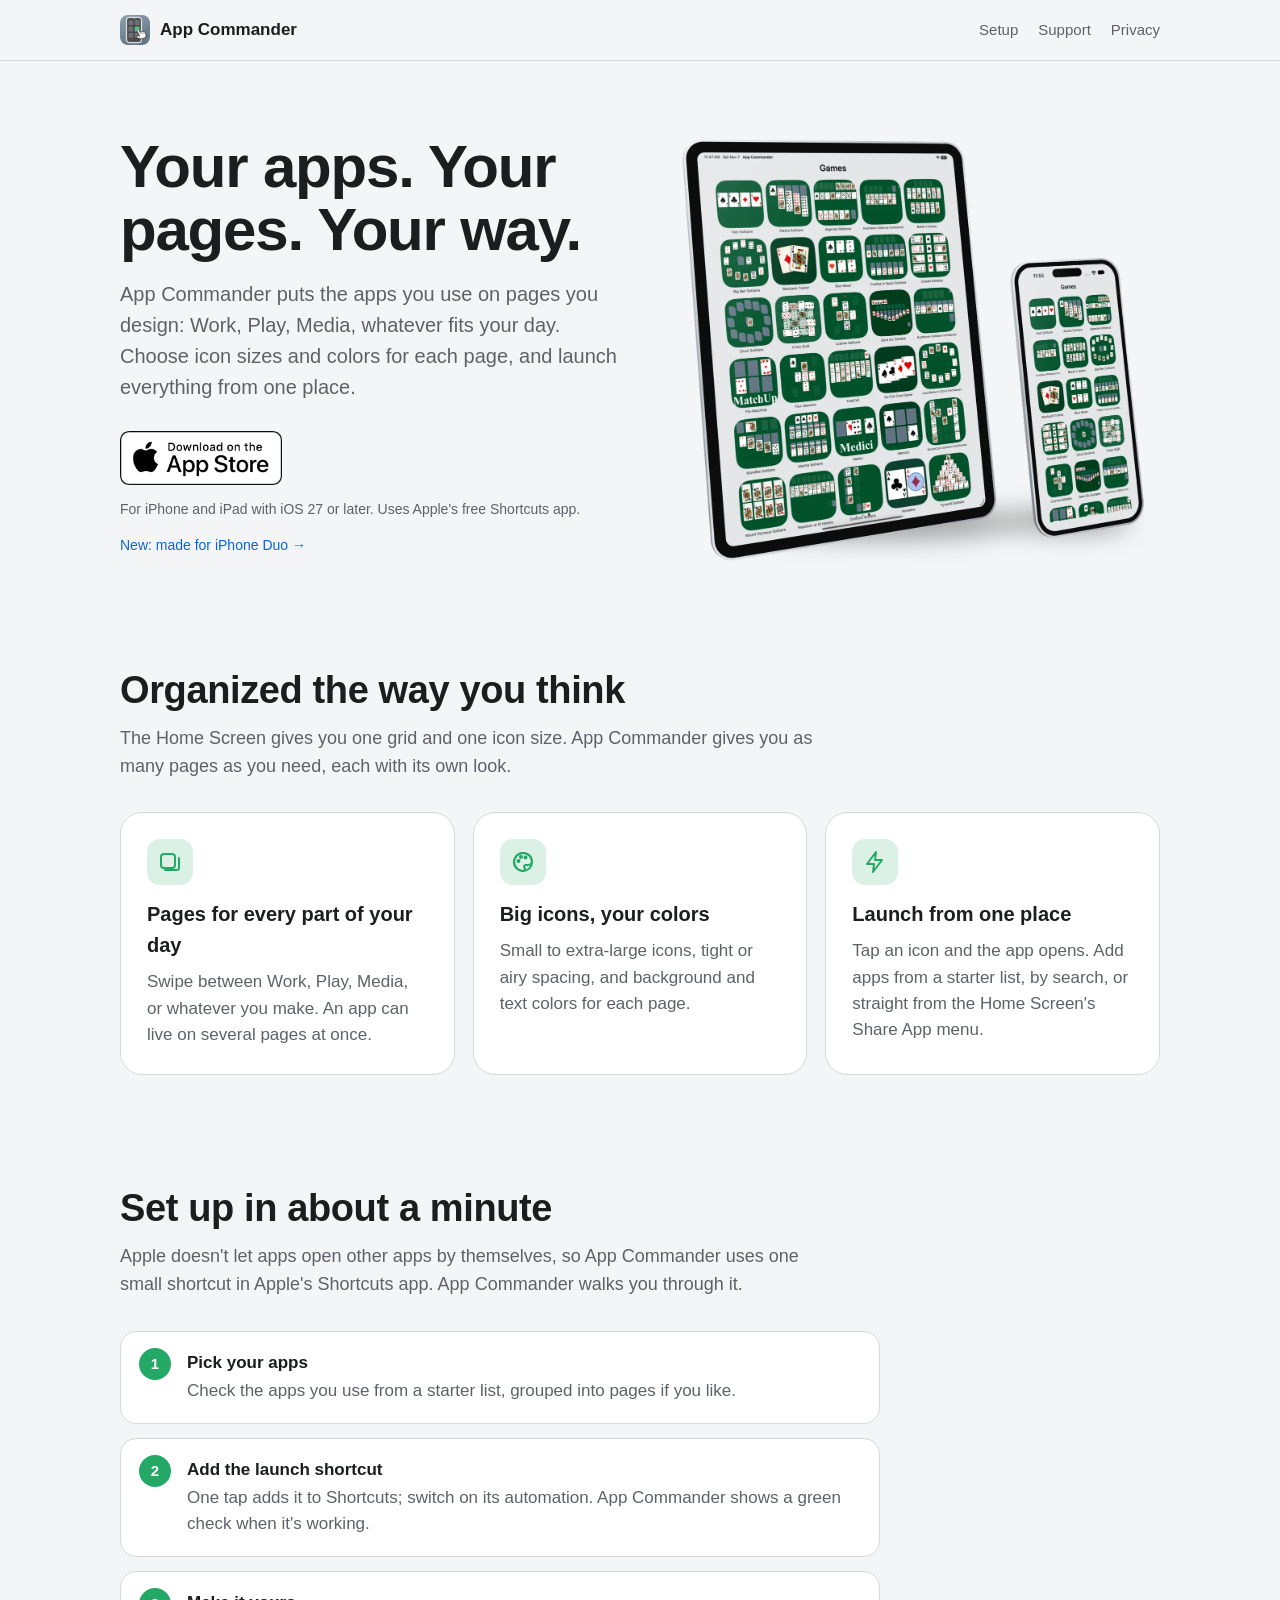
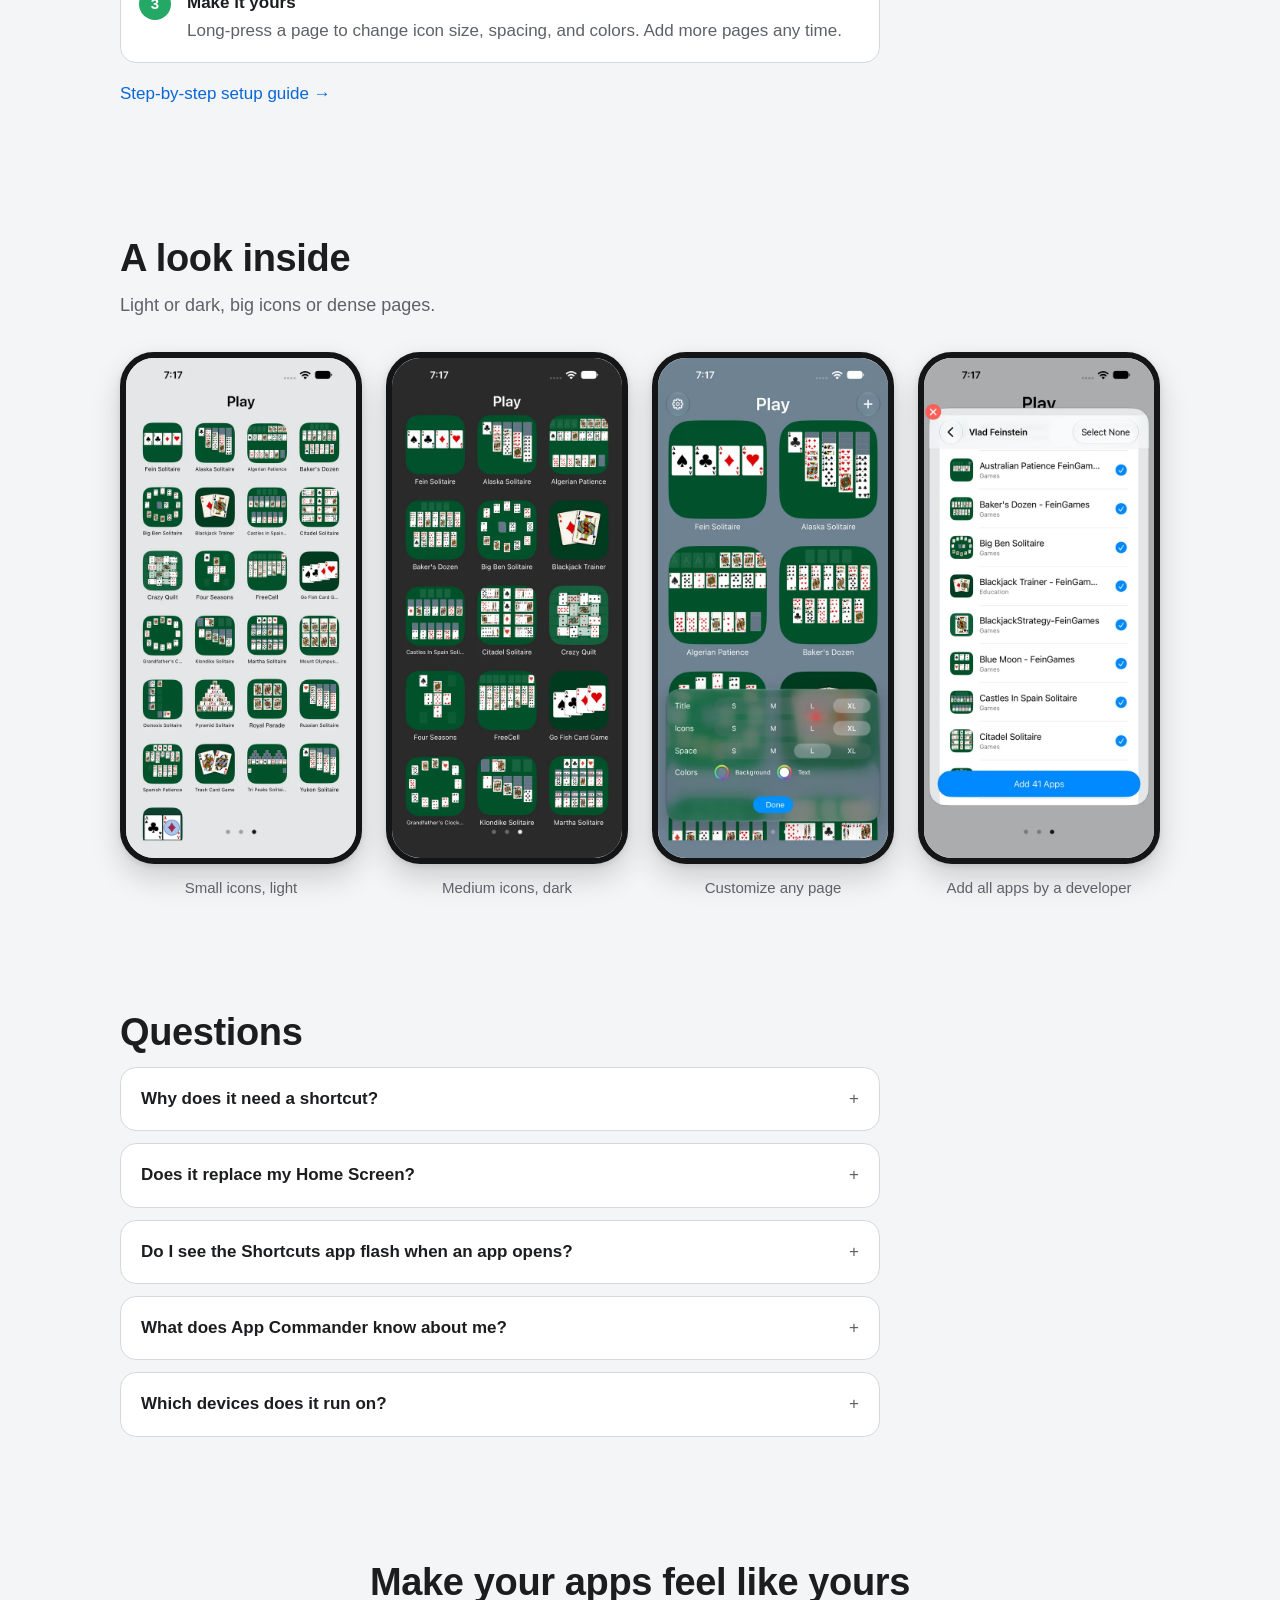
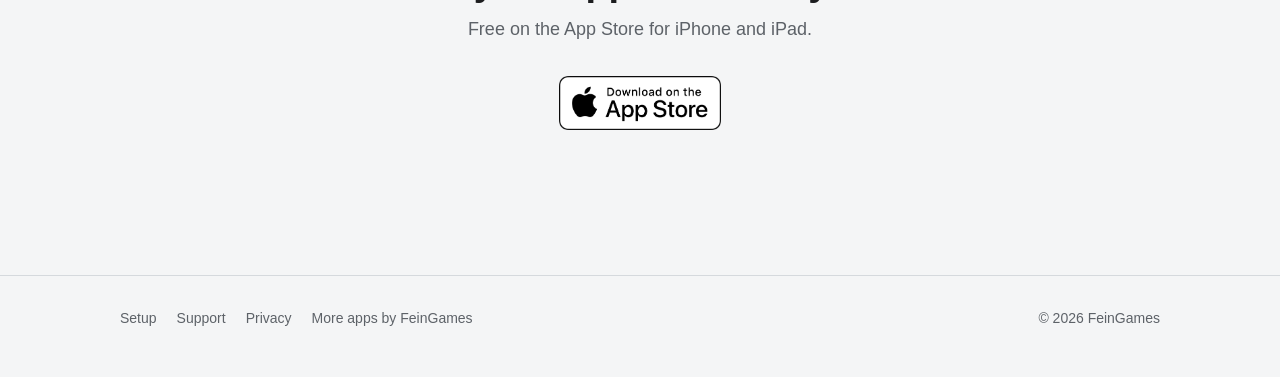
<file: index.html>
<!doctype html>
<html lang="en">
<head>
  <meta charset="utf-8">
  <meta name="viewport" content="width=device-width, initial-scale=1">
  <title>App Commander — your apps, your pages, your way</title>
  <meta name="description" content="App Commander puts your apps on pages you design: Work, Play, Media. Pick icon sizes and colors per page and launch everything from one place. For iPhone and iPad.">
  <!-- Smart App Banner: Safari on iPhone/iPad shows an "Open / Get" bar for the app. -->
  <meta name="apple-itunes-app" content="app-id=6829025178">
  <meta property="og:title" content="App Commander">
  <meta property="og:description" content="Your apps, on your pages, arranged your way.">
  <meta property="og:url" content="https://app-commander.com/">
  <!-- TODO: add a 1200×630 share image and uncomment. -->
  <!-- <meta property="og:image" content="https://app-commander.com/images/og.png"> -->
  <link rel="icon" href="images/icon.png" type="image/png">
  <link rel="apple-touch-icon" href="images/icon.png">
  <link rel="stylesheet" href="styles.css">
</head>
<body>

<header class="site-header">
  <div class="wrap">
    <a class="brand" href="./"><img class="mark" src="images/icon.png" alt=""> App Commander</a>
    <nav class="nav">
      <a href="setup/">Setup</a>
      <a href="support/">Support</a>
      <a class="hide-sm" href="privacy/">Privacy</a>
    </nav>
  </div>
</header>

<main>

  <section class="hero">
    <div class="wrap">
      <div>
        <h1>Your apps. Your pages. Your way.</h1>
        <p class="lede">App Commander puts the apps you use on pages you design: Work, Play, Media, whatever fits your day. Choose icon sizes and colors for each page, and launch everything from one place.</p>
        <div class="cta">
          <a class="store-badge" href="https://apps.apple.com/app/id6829025178"><img src="images/app-store-badge.png" alt="Download on the App Store" width="162" height="54"></a>
        </div>
        <p class="note">For iPhone and iPad with iOS 27 or later. Uses Apple's free Shortcuts app.</p>
        <p class="note"><a href="duo/">New: made for iPhone Duo →</a></p>
      </div>

      <img class="hero-shot" src="images/hero-devices.webp" width="1200" height="1091"
           alt="App Commander on iPad and iPhone, showing a Games page of card game icons">
    </div>
  </section>

  <section id="features">
    <div class="wrap">
      <h2>Organized the way you think</h2>
      <p class="sub">The Home Screen gives you one grid and one icon size. App Commander gives you as many pages as you need, each with its own look.</p>
      <div class="features">
        <div class="card">
          <div class="icon-chip"><svg viewBox="0 0 24 24"><rect x="3" y="4" width="14" height="14" rx="3"/><path d="M7 20h12a2 2 0 0 0 2-2V8"/></svg></div>
          <h3>Pages for every part of your day</h3>
          <p>Swipe between Work, Play, Media, or whatever you make. An app can live on several pages at once.</p>
        </div>
        <div class="card">
          <div class="icon-chip"><svg viewBox="0 0 24 24"><circle cx="12" cy="12" r="9"/><path d="M12 3a9 9 0 0 0 0 18c1.5 0 2-1 2-2s-1-1.5-1-2.5 1-1.5 2-1.5h2a4 4 0 0 0 4-4c0-4.4-4-8-9-8z"/><circle cx="7.5" cy="11" r="1"/><circle cx="10" cy="7" r="1"/><circle cx="14.5" cy="7.5" r="1"/></svg></div>
          <h3>Big icons, your colors</h3>
          <p>Small to extra-large icons, tight or airy spacing, and background and text colors for each page.</p>
        </div>
        <div class="card">
          <div class="icon-chip"><svg viewBox="0 0 24 24"><path d="M13 2 4 14h7l-1 8 9-12h-7z"/></svg></div>
          <h3>Launch from one place</h3>
          <p>Tap an icon and the app opens. Add apps from a starter list, by search, or straight from the Home Screen's Share App menu.</p>
        </div>
      </div>
    </div>
  </section>

  <section id="how">
    <div class="wrap">
      <h2>Set up in about a minute</h2>
      <p class="sub">Apple doesn't let apps open other apps by themselves, so App Commander uses one small shortcut in Apple's Shortcuts app. App Commander walks you through it.</p>
      <ol class="steps">
        <li><strong>Pick your apps</strong><span>Check the apps you use from a starter list, grouped into pages if you like.</span></li>
        <li><strong>Add the launch shortcut</strong><span>One tap adds it to Shortcuts; switch on its automation. App Commander shows a green check when it's working.</span></li>
        <li><strong>Make it yours</strong><span>Long-press a page to change icon size, spacing, and colors. Add more pages any time.</span></li>
      </ol>
      <p style="margin-top:18px"><a href="setup/">Step-by-step setup guide →</a></p>
    </div>
  </section>

  <section id="screens">
    <div class="wrap">
      <h2>A look inside</h2>
      <p class="sub">Light or dark, big icons or dense pages.</p>
      <div class="shots">
        <figure class="shot">
          <img src="images/shot-1.webp" width="600" height="1304" loading="lazy" alt="A Play page in light mode with 24 small card game icons">
          <figcaption>Small icons, light</figcaption>
        </figure>
        <figure class="shot">
          <img src="images/shot-2.webp" width="600" height="1304" loading="lazy" alt="The same page in dark mode with medium icons and roomy spacing">
          <figcaption>Medium icons, dark</figcaption>
        </figure>
        <figure class="shot">
          <img src="images/shot-3.webp" width="600" height="1304" loading="lazy" alt="Extra-large icons with the customize panel open: title, icon size, spacing and colors">
          <figcaption>Customize any page</figcaption>
        </figure>
        <figure class="shot">
          <img src="images/shot-4.webp" width="600" height="1304" loading="lazy" alt="Adding all apps by one developer at once, with every app preselected">
          <figcaption>Add all apps by a developer</figcaption>
        </figure>
      </div>
    </div>
  </section>

  <section id="faq">
    <div class="wrap">
      <h2>Questions</h2>
      <div class="faq">
        <details>
          <summary>Why does it need a shortcut?</summary>
          <p>iOS doesn't allow one app to open another app by name. Apple's Shortcuts app can, so App Commander hands the launch to a small shortcut you add once. Apps that support direct links open without it.</p>
        </details>
        <details>
          <summary>Does it replace my Home Screen?</summary>
          <p>No. Your Home Screen stays as it is. App Commander is a place you open to find and launch your apps, organized your way. Keep it in your Dock for one-tap access.</p>
        </details>
        <details>
          <summary>Do I see the Shortcuts app flash when an app opens?</summary>
          <p>For apps that support direct links, no. For others, iOS may briefly show the Shortcuts app while it opens the app for you.</p>
        </details>
        <details>
          <summary>What does App Commander know about me?</summary>
          <p>Nothing leaves your device except App Store lookups for app names and icons. No account, no analytics, no tracking. See the <a href="privacy/">privacy policy</a>.</p>
        </details>
        <details>
          <summary>Which devices does it run on?</summary>
          <p>iPhone and iPad with iOS 27 or iPadOS 27 or later.</p>
        </details>
      </div>
    </div>
  </section>

  <section class="closing">
    <div class="wrap">
      <h2>Make your apps feel like yours</h2>
      <p class="sub">Free on the App Store for iPhone and iPad.</p>
      <a class="store-badge" href="https://apps.apple.com/app/id6829025178"><img src="images/app-store-badge.png" alt="Download on the App Store" width="162" height="54"></a>
    </div>
  </section>

</main>

<footer class="site-footer">
  <div class="wrap">
    <nav>
      <a href="setup/">Setup</a>
      <a href="support/">Support</a>
      <a href="privacy/">Privacy</a>
      <a href="https://feingames.com">More apps by FeinGames</a>
    </nav>
    <span class="copy">© 2026 FeinGames</span>
  </div>
</footer>

</body>
</html>
</file>
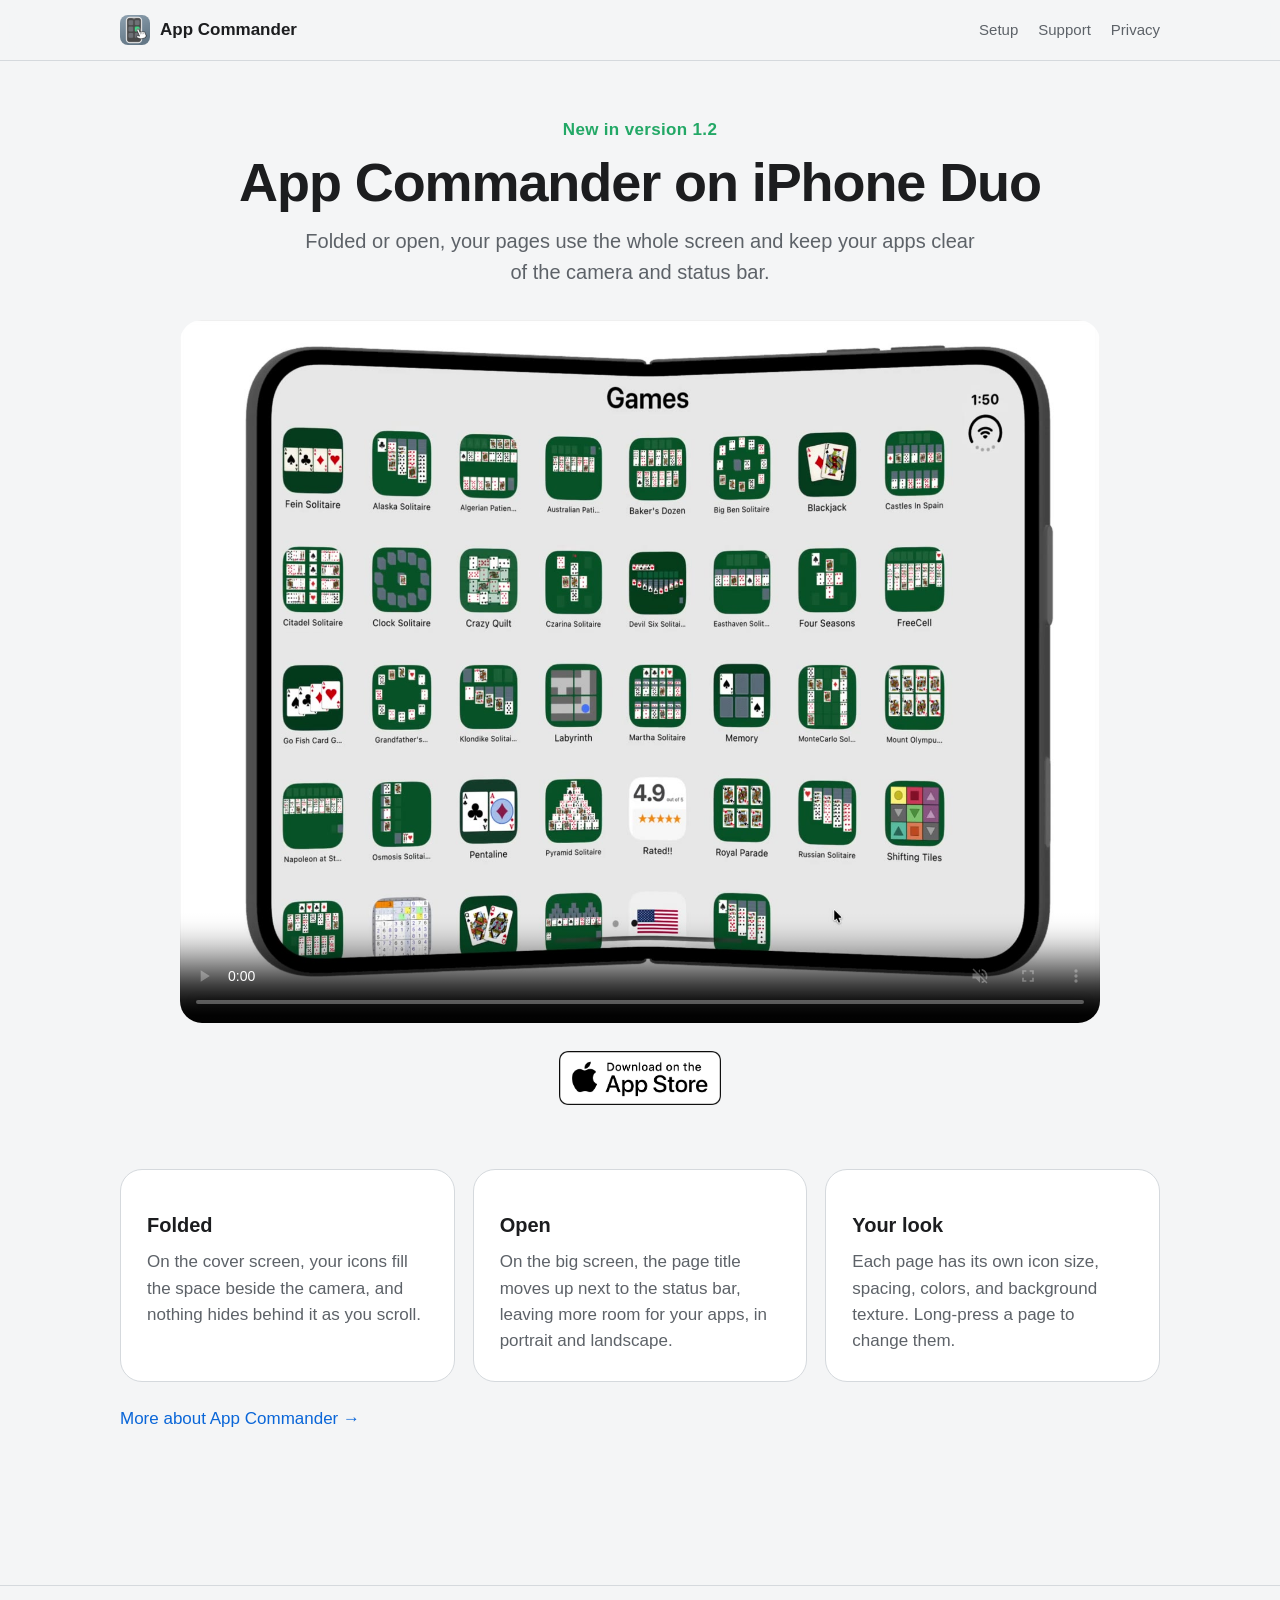
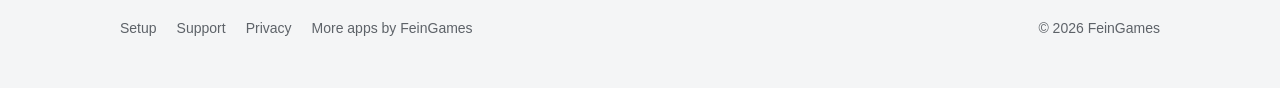
<file: duo/index.html>
<!doctype html>
<html lang="en">
<head>
  <meta charset="utf-8">
  <meta name="viewport" content="width=device-width, initial-scale=1">
  <title>App Commander on iPhone Duo</title>
  <meta name="description" content="App Commander uses the whole iPhone Duo screen, folded or open: your apps on pages you design, clear of the camera and status bar.">
  <meta name="apple-itunes-app" content="app-id=6829025178">
  <meta property="og:title" content="App Commander on iPhone Duo">
  <meta property="og:description" content="Your apps on pages you design, folded or open.">
  <meta property="og:url" content="https://app-commander.com/duo/">
  <meta property="og:image" content="https://app-commander.com/duo/poster.jpg">
  <meta property="og:type" content="video.other">
  <meta property="og:video" content="https://app-commander.com/duo/app-commander-duo.mp4">
  <meta property="og:video:type" content="video/mp4">
  <meta name="twitter:card" content="summary_large_image">
  <link rel="icon" href="../images/icon.png" type="image/png">
  <link rel="apple-touch-icon" href="../images/icon.png">
  <link rel="stylesheet" href="../styles.css">
</head>
<body>

<header class="site-header">
  <div class="wrap">
    <a class="brand" href="../"><img class="mark" src="../images/icon.png" alt=""> App Commander</a>
    <nav class="nav">
      <a href="../setup/">Setup</a>
      <a href="../support/">Support</a>
      <a class="hide-sm" href="../privacy/">Privacy</a>
    </nav>
  </div>
</header>

<main>

  <section class="duo-hero">
    <div class="wrap">
      <p class="eyebrow">New in version 1.2</p>
      <h1>App Commander on iPhone Duo</h1>
      <p class="lede">Folded or open, your pages use the whole screen and keep your apps clear of the camera and status bar.</p>

      <video class="duo-video" src="app-commander-duo.mp4" poster="poster.jpg"
             width="2216" height="1696" autoplay muted loop playsinline controls preload="metadata"
             aria-label="App Commander on iPhone Duo: folded, opened into a Games page, customizing icon size, spacing, colors and texture, then opening Fein Solitaire">
      </video>

      <div class="cta">
        <a class="store-badge" href="https://apps.apple.com/app/id6829025178"><img src="../images/app-store-badge.png" alt="Download on the App Store" width="162" height="54"></a>
      </div>
    </div>
  </section>

  <section>
    <div class="wrap">
      <div class="features">
        <div class="card">
          <h3>Folded</h3>
          <p>On the cover screen, your icons fill the space beside the camera, and nothing hides behind it as you scroll.</p>
        </div>
        <div class="card">
          <h3>Open</h3>
          <p>On the big screen, the page title moves up next to the status bar, leaving more room for your apps, in portrait and landscape.</p>
        </div>
        <div class="card">
          <h3>Your look</h3>
          <p>Each page has its own icon size, spacing, colors, and background texture. Long-press a page to change them.</p>
        </div>
      </div>
      <p style="margin-top:24px"><a href="../">More about App Commander →</a></p>
    </div>
  </section>

</main>

<footer class="site-footer">
  <div class="wrap">
    <nav>
      <a href="../setup/">Setup</a>
      <a href="../support/">Support</a>
      <a href="../privacy/">Privacy</a>
      <a href="https://feingames.com">More apps by FeinGames</a>
    </nav>
    <span class="copy">© 2026 FeinGames</span>
  </div>
</footer>

</body>
</html>
</file>
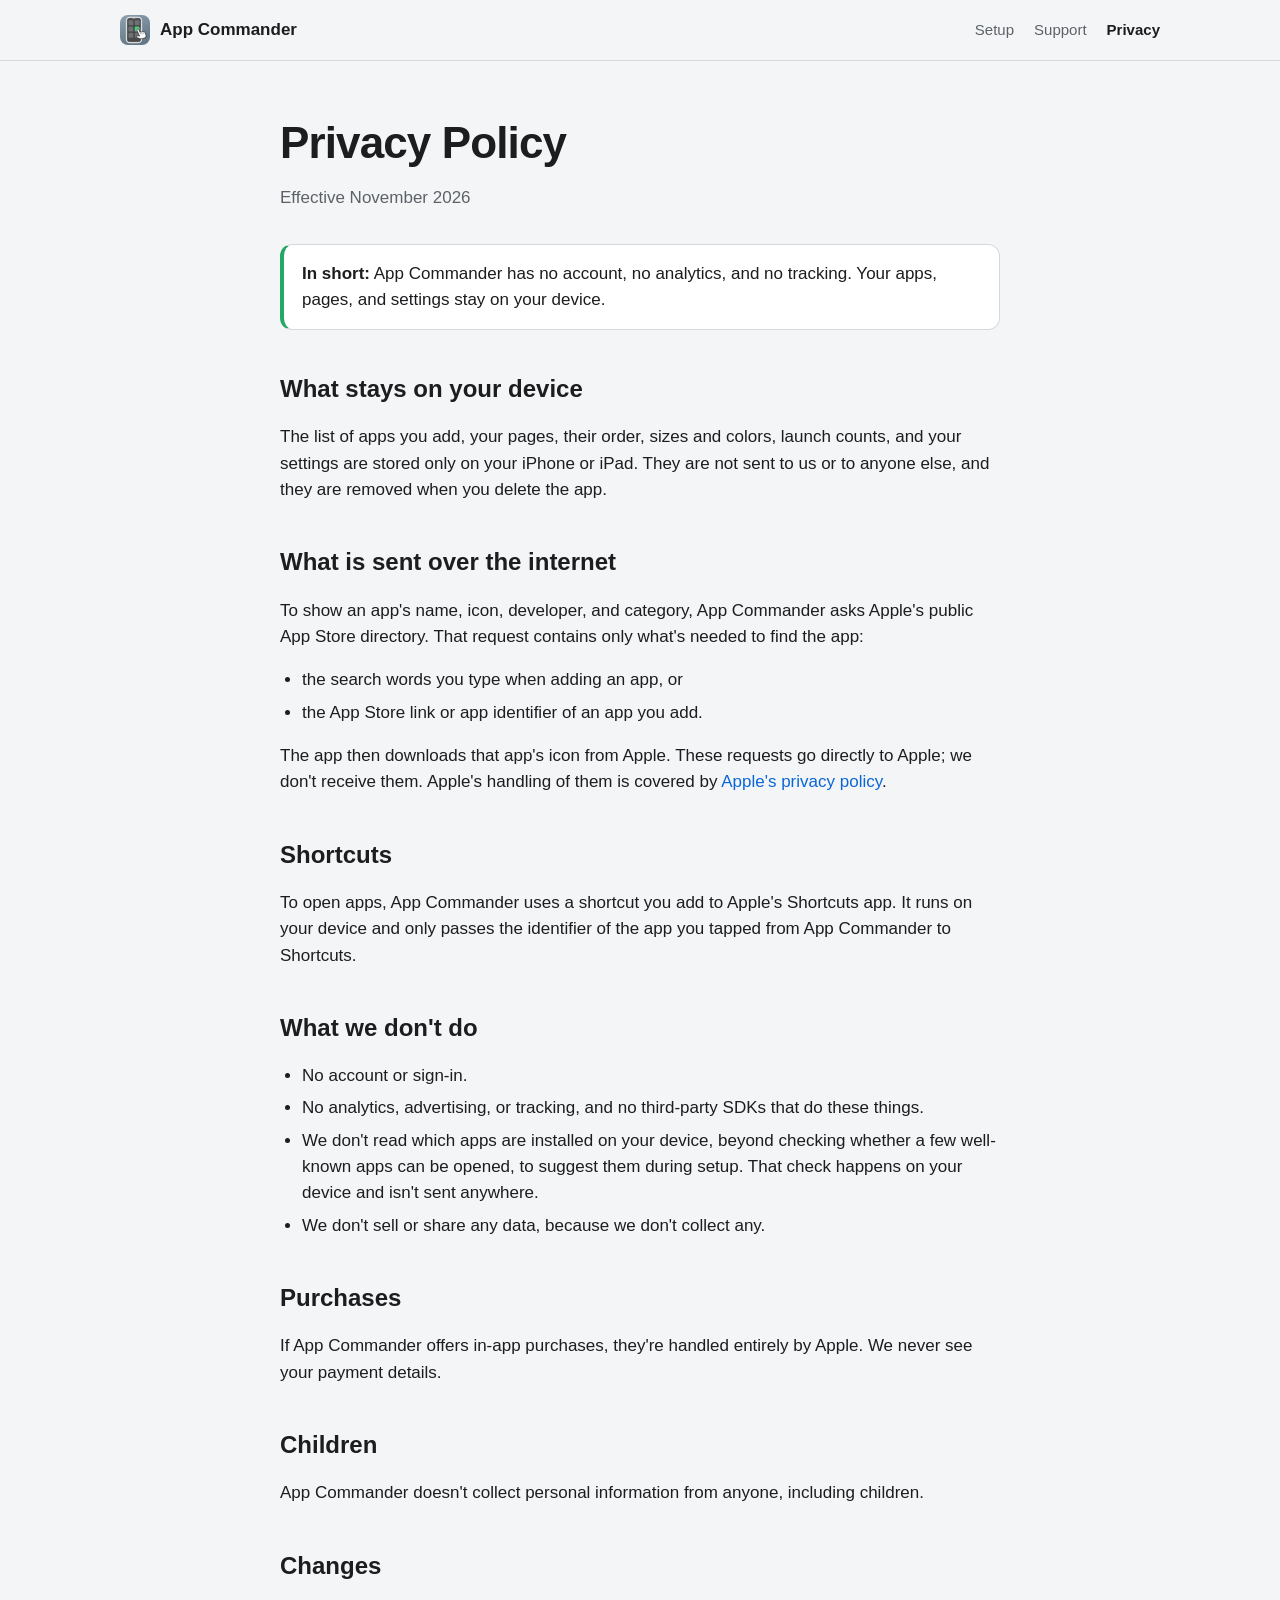
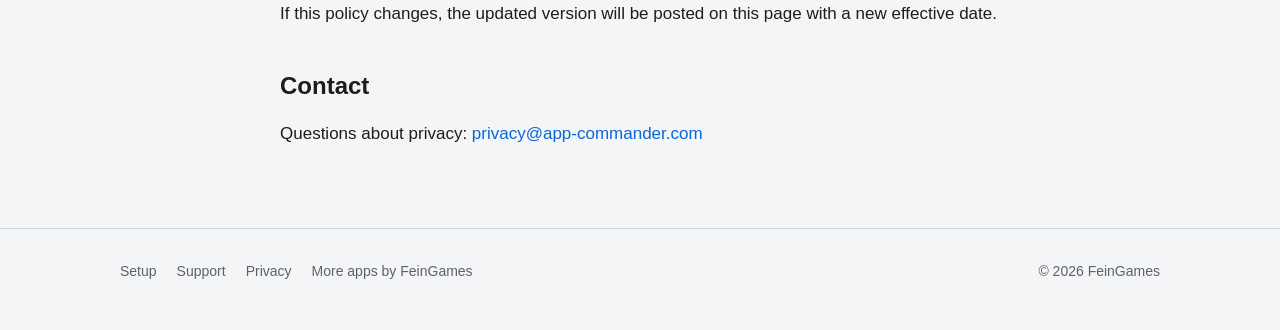
<file: privacy/index.html>
<!doctype html>
<html lang="en">
<head>
  <meta charset="utf-8">
  <meta name="viewport" content="width=device-width, initial-scale=1">
  <title>Privacy Policy — App Commander</title>
  <meta name="description" content="App Commander privacy policy: no account, no analytics, no tracking.">
  <link rel="icon" href="../images/icon.png" type="image/png">
  <link rel="stylesheet" href="../styles.css">
</head>
<body>

<header class="site-header">
  <div class="wrap">
    <a class="brand" href="../"><img class="mark" src="../images/icon.png" alt=""> App Commander</a>
    <nav class="nav">
      <a href="../setup/">Setup</a>
      <a href="../support/">Support</a>
      <a class="hide-sm" href="./" aria-current="page">Privacy</a>
    </nav>
  </div>
</header>

<main class="wrap doc">
  <h1>Privacy Policy</h1>
  <p class="meta">Effective November 2026</p>

  <div class="callout">
    <strong>In short:</strong> App Commander has no account, no analytics, and no tracking. Your apps, pages, and settings stay on your device.
  </div>

  <h2>What stays on your device</h2>
  <p>The list of apps you add, your pages, their order, sizes and colors, launch counts, and your settings are stored only on your iPhone or iPad. They are not sent to us or to anyone else, and they are removed when you delete the app.</p>

  <h2>What is sent over the internet</h2>
  <p>To show an app's name, icon, developer, and category, App Commander asks Apple's public App Store directory. That request contains only what's needed to find the app:</p>
  <ul>
    <li>the search words you type when adding an app, or</li>
    <li>the App Store link or app identifier of an app you add.</li>
  </ul>
  <p>The app then downloads that app's icon from Apple. These requests go directly to Apple; we don't receive them. Apple's handling of them is covered by <a href="https://www.apple.com/legal/privacy/">Apple's privacy policy</a>.</p>

  <h2>Shortcuts</h2>
  <p>To open apps, App Commander uses a shortcut you add to Apple's Shortcuts app. It runs on your device and only passes the identifier of the app you tapped from App Commander to Shortcuts.</p>

  <h2>What we don't do</h2>
  <ul>
    <li>No account or sign-in.</li>
    <li>No analytics, advertising, or tracking, and no third-party SDKs that do these things.</li>
    <li>We don't read which apps are installed on your device, beyond checking whether a few well-known apps can be opened, to suggest them during setup. That check happens on your device and isn't sent anywhere.</li>
    <li>We don't sell or share any data, because we don't collect any.</li>
  </ul>

  <h2>Purchases</h2>
  <p>If App Commander offers in-app purchases, they're handled entirely by Apple. We never see your payment details.</p>

  <h2>Children</h2>
  <p>App Commander doesn't collect personal information from anyone, including children.</p>

  <h2>Changes</h2>
  <p>If this policy changes, the updated version will be posted on this page with a new effective date.</p>

  <h2>Contact</h2>
  <p>Questions about privacy: <a href="mailto:privacy@app-commander.com">privacy@app-commander.com</a></p>
</main>

<footer class="site-footer">
  <div class="wrap">
    <nav>
      <a href="../setup/">Setup</a>
      <a href="../support/">Support</a>
      <a href="./">Privacy</a>
      <a href="https://feingames.com">More apps by FeinGames</a>
    </nav>
    <span class="copy">© 2026 FeinGames</span>
  </div>
</footer>

</body>
</html>
</file>
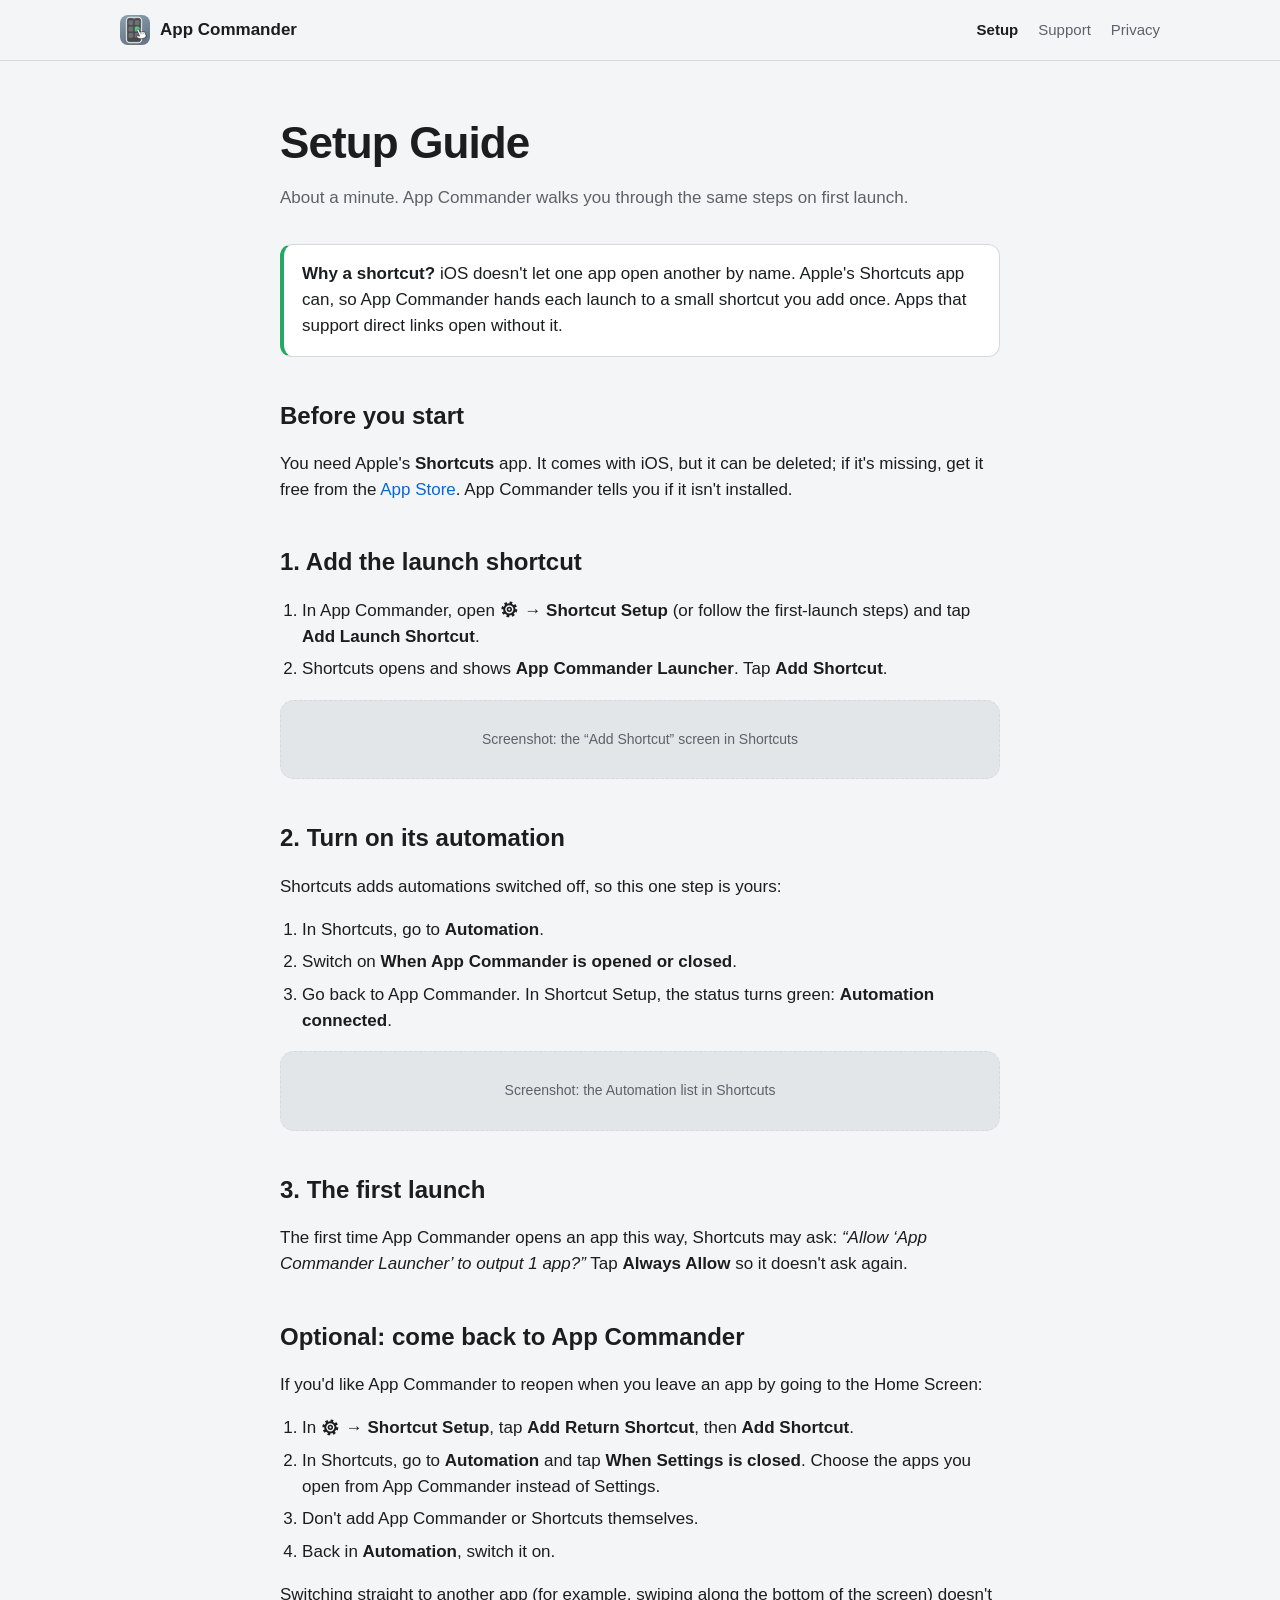
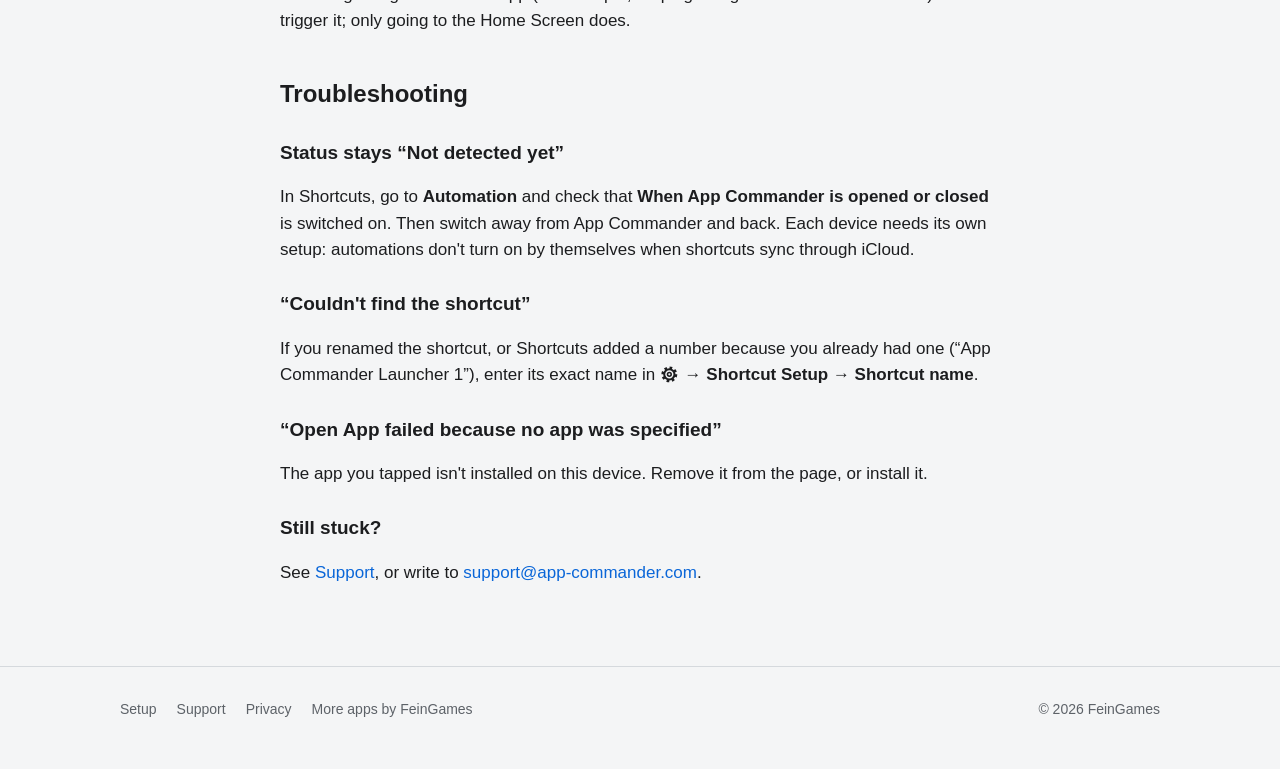
<file: setup/index.html>
<!doctype html>
<html lang="en">
<head>
  <meta charset="utf-8">
  <meta name="viewport" content="width=device-width, initial-scale=1">
  <title>Setup Guide — App Commander</title>
  <meta name="description" content="How to set up App Commander's launch shortcut, and the optional Back to App Commander shortcut.">
  <link rel="icon" href="../images/icon.png" type="image/png">
  <link rel="stylesheet" href="../styles.css">
</head>
<body>

<header class="site-header">
  <div class="wrap">
    <a class="brand" href="../"><img class="mark" src="../images/icon.png" alt=""> App Commander</a>
    <nav class="nav">
      <a href="./" aria-current="page">Setup</a>
      <a href="../support/">Support</a>
      <a class="hide-sm" href="../privacy/">Privacy</a>
    </nav>
  </div>
</header>

<main class="wrap doc">
  <h1>Setup Guide</h1>
  <p class="meta">About a minute. App Commander walks you through the same steps on first launch.</p>

  <div class="callout">
    <strong>Why a shortcut?</strong> iOS doesn't let one app open another by name. Apple's Shortcuts app can, so App Commander hands each launch to a small shortcut you add once. Apps that support direct links open without it.
  </div>

  <h2>Before you start</h2>
  <p>You need Apple's <strong>Shortcuts</strong> app. It comes with iOS, but it can be deleted; if it's missing, get it free from the <a href="https://apps.apple.com/app/shortcuts/id915249334">App Store</a>. App Commander tells you if it isn't installed.</p>

  <h2>1. Add the launch shortcut</h2>
  <ol>
    <li>In App Commander, open <strong><svg class="gear" viewBox="0 0 24 24" role="img" aria-label="Settings"><circle cx="12" cy="12" r="8.6" fill="none" stroke="currentColor" stroke-width="3.2" stroke-dasharray="3.38 3.38"/><circle cx="12" cy="12" r="6.6" fill="none" stroke="currentColor" stroke-width="2.6"/><circle cx="12" cy="12" r="2.4" fill="none" stroke="currentColor" stroke-width="2"/></svg> → Shortcut Setup</strong> (or follow the first-launch steps) and tap <strong>Add Launch Shortcut</strong>.</li>
    <li>Shortcuts opens and shows <strong>App Commander Launcher</strong>. Tap <strong>Add Shortcut</strong>.</li>
  </ol>
  <!-- TODO: <img src="../images/setup-add.png" alt="Add Shortcut screen in Shortcuts"> -->
  <div class="figure">Screenshot: the “Add Shortcut” screen in Shortcuts</div>

  <h2>2. Turn on its automation</h2>
  <p>Shortcuts adds automations switched off, so this one step is yours:</p>
  <ol>
    <li>In Shortcuts, go to <strong>Automation</strong>.</li>
    <li>Switch on <strong>When App Commander is opened or closed</strong>.</li>
    <li>Go back to App Commander. In Shortcut Setup, the status turns green: <strong>Automation connected</strong>.</li>
  </ol>
  <!-- TODO: <img src="../images/setup-automation.png" alt="The Automation list in Shortcuts with the App Commander switch"> -->
  <div class="figure">Screenshot: the Automation list in Shortcuts</div>

  <h2>3. The first launch</h2>
  <p>The first time App Commander opens an app this way, Shortcuts may ask: <em>“Allow ‘App Commander Launcher’ to output 1 app?”</em> Tap <strong>Always Allow</strong> so it doesn't ask again.</p>

  <h2>Optional: come back to App Commander</h2>
  <p>If you'd like App Commander to reopen when you leave an app by going to the Home Screen:</p>
  <ol>
    <li>In <strong><svg class="gear" viewBox="0 0 24 24" role="img" aria-label="Settings"><circle cx="12" cy="12" r="8.6" fill="none" stroke="currentColor" stroke-width="3.2" stroke-dasharray="3.38 3.38"/><circle cx="12" cy="12" r="6.6" fill="none" stroke="currentColor" stroke-width="2.6"/><circle cx="12" cy="12" r="2.4" fill="none" stroke="currentColor" stroke-width="2"/></svg> → Shortcut Setup</strong>, tap <strong>Add Return Shortcut</strong>, then <strong>Add Shortcut</strong>.</li>
    <li>In Shortcuts, go to <strong>Automation</strong> and tap <strong>When Settings is closed</strong>. Choose the apps you open from App Commander instead of Settings.</li>
    <li>Don't add App Commander or Shortcuts themselves.</li>
    <li>Back in <strong>Automation</strong>, switch it on.</li>
  </ol>
  <p>Switching straight to another app (for example, swiping along the bottom of the screen) doesn't trigger it; only going to the Home Screen does.</p>

  <h2>Troubleshooting</h2>
  <h3>Status stays “Not detected yet”</h3>
  <p>In Shortcuts, go to <strong>Automation</strong> and check that <strong>When App Commander is opened or closed</strong> is switched on. Then switch away from App Commander and back. Each device needs its own setup: automations don't turn on by themselves when shortcuts sync through iCloud.</p>
  <h3>“Couldn't find the shortcut”</h3>
  <p>If you renamed the shortcut, or Shortcuts added a number because you already had one (“App Commander Launcher 1”), enter its exact name in <strong><svg class="gear" viewBox="0 0 24 24" role="img" aria-label="Settings"><circle cx="12" cy="12" r="8.6" fill="none" stroke="currentColor" stroke-width="3.2" stroke-dasharray="3.38 3.38"/><circle cx="12" cy="12" r="6.6" fill="none" stroke="currentColor" stroke-width="2.6"/><circle cx="12" cy="12" r="2.4" fill="none" stroke="currentColor" stroke-width="2"/></svg> → Shortcut Setup → Shortcut name</strong>.</p>
  <h3>“Open App failed because no app was specified”</h3>
  <p>The app you tapped isn't installed on this device. Remove it from the page, or install it.</p>
  <h3>Still stuck?</h3>
  <p>See <a href="../support/">Support</a>, or write to <a href="mailto:support@app-commander.com">support@app-commander.com</a>.</p>
</main>

<footer class="site-footer">
  <div class="wrap">
    <nav>
      <a href="./">Setup</a>
      <a href="../support/">Support</a>
      <a href="../privacy/">Privacy</a>
      <a href="https://feingames.com">More apps by FeinGames</a>
    </nav>
    <span class="copy">© 2026 FeinGames</span>
  </div>
</footer>

</body>
</html>
</file>
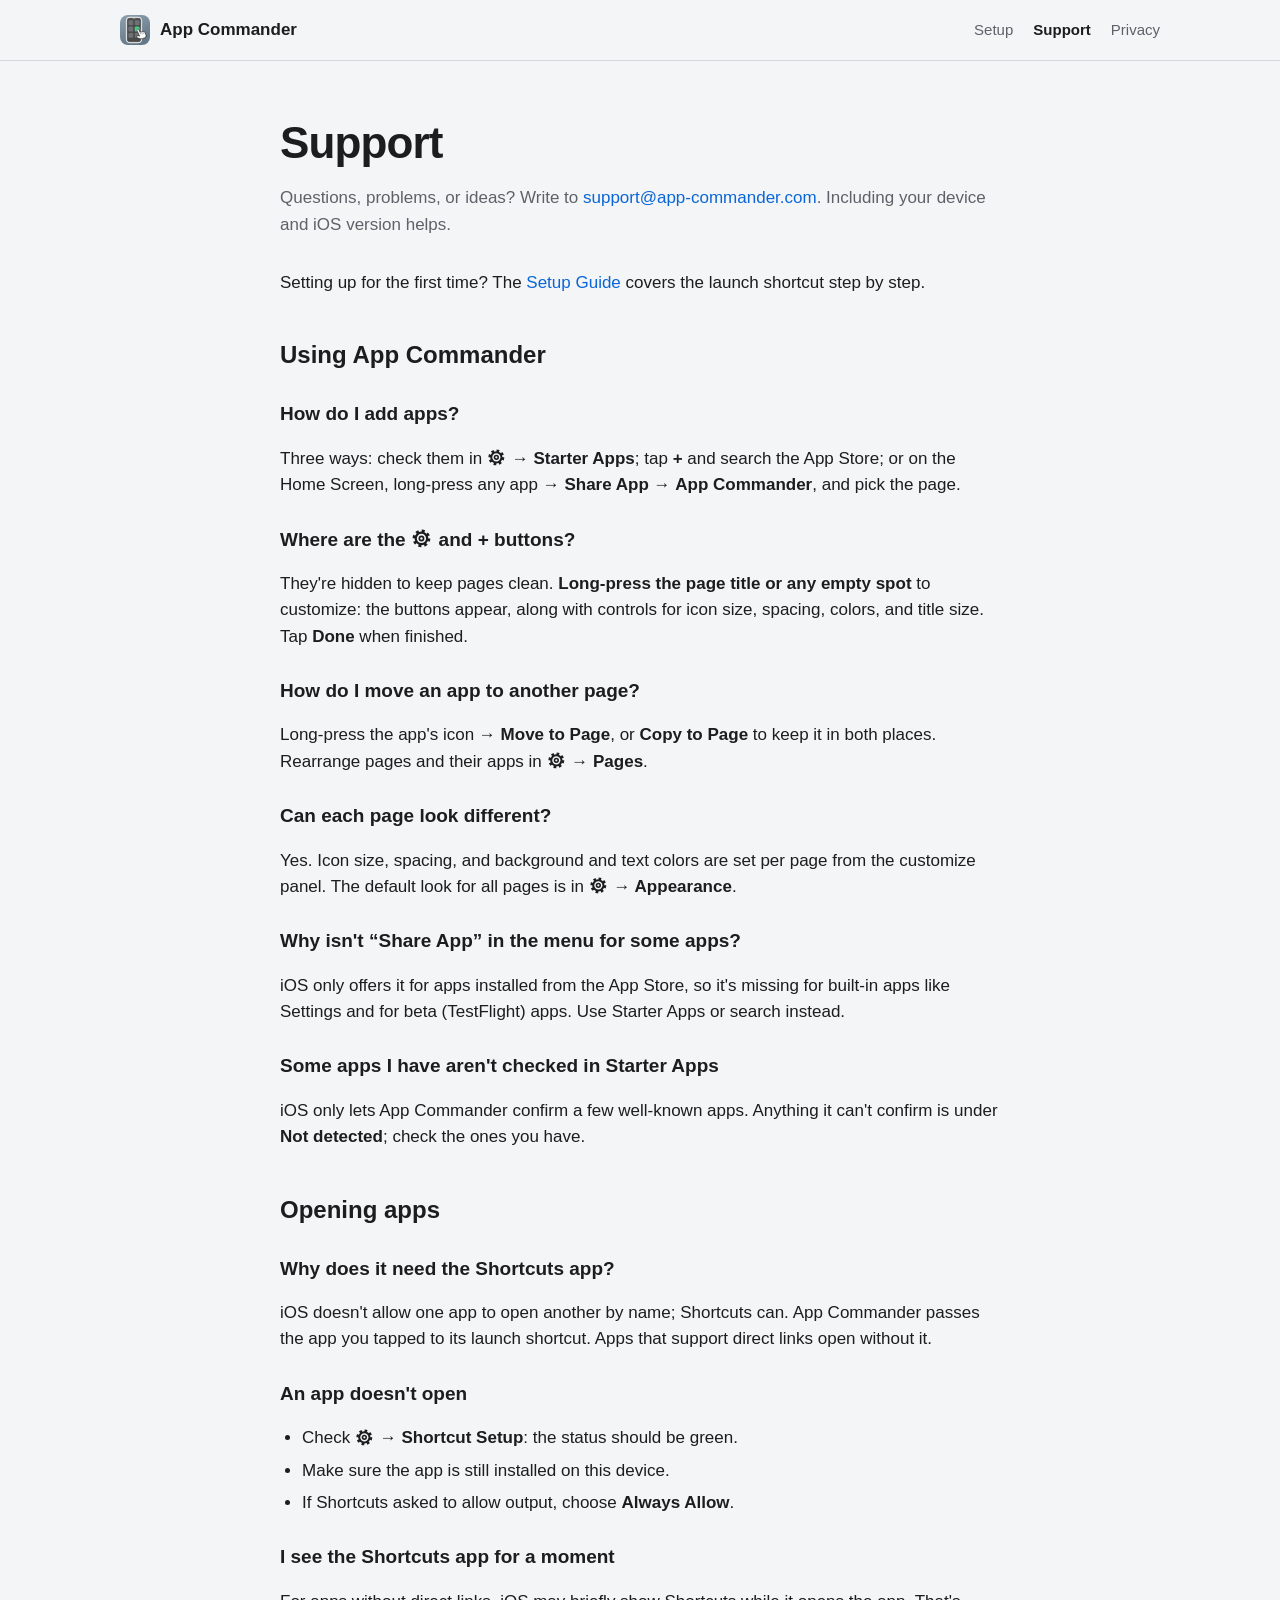
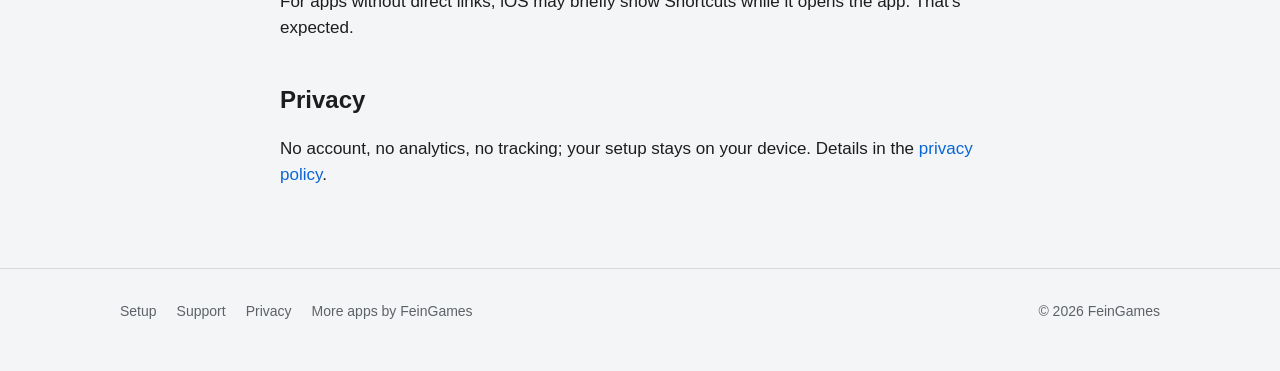
<file: support/index.html>
<!doctype html>
<html lang="en">
<head>
  <meta charset="utf-8">
  <meta name="viewport" content="width=device-width, initial-scale=1">
  <title>Support — App Commander</title>
  <meta name="description" content="Help and frequently asked questions for App Commander.">
  <link rel="icon" href="../images/icon.png" type="image/png">
  <link rel="stylesheet" href="../styles.css">
</head>
<body>

<header class="site-header">
  <div class="wrap">
    <a class="brand" href="../"><img class="mark" src="../images/icon.png" alt=""> App Commander</a>
    <nav class="nav">
      <a href="../setup/">Setup</a>
      <a href="./" aria-current="page">Support</a>
      <a class="hide-sm" href="../privacy/">Privacy</a>
    </nav>
  </div>
</header>

<main class="wrap doc">
  <h1>Support</h1>
  <p class="meta">Questions, problems, or ideas? Write to <a href="mailto:support@app-commander.com">support@app-commander.com</a>. Including your device and iOS version helps.</p>

  <p>Setting up for the first time? The <a href="../setup/">Setup Guide</a> covers the launch shortcut step by step.</p>

  <h2>Using App Commander</h2>

  <h3>How do I add apps?</h3>
  <p>Three ways: check them in <strong><svg class="gear" viewBox="0 0 24 24" role="img" aria-label="Settings"><circle cx="12" cy="12" r="8.6" fill="none" stroke="currentColor" stroke-width="3.2" stroke-dasharray="3.38 3.38"/><circle cx="12" cy="12" r="6.6" fill="none" stroke="currentColor" stroke-width="2.6"/><circle cx="12" cy="12" r="2.4" fill="none" stroke="currentColor" stroke-width="2"/></svg> → Starter Apps</strong>; tap <strong>+</strong> and search the App Store; or on the Home Screen, long-press any app → <strong>Share App</strong> → <strong>App Commander</strong>, and pick the page.</p>

  <h3>Where are the <svg class="gear" viewBox="0 0 24 24" role="img" aria-label="Settings"><circle cx="12" cy="12" r="8.6" fill="none" stroke="currentColor" stroke-width="3.2" stroke-dasharray="3.38 3.38"/><circle cx="12" cy="12" r="6.6" fill="none" stroke="currentColor" stroke-width="2.6"/><circle cx="12" cy="12" r="2.4" fill="none" stroke="currentColor" stroke-width="2"/></svg> and + buttons?</h3>
  <p>They're hidden to keep pages clean. <strong>Long-press the page title or any empty spot</strong> to customize: the buttons appear, along with controls for icon size, spacing, colors, and title size. Tap <strong>Done</strong> when finished.</p>

  <h3>How do I move an app to another page?</h3>
  <p>Long-press the app's icon → <strong>Move to Page</strong>, or <strong>Copy to Page</strong> to keep it in both places. Rearrange pages and their apps in <strong><svg class="gear" viewBox="0 0 24 24" role="img" aria-label="Settings"><circle cx="12" cy="12" r="8.6" fill="none" stroke="currentColor" stroke-width="3.2" stroke-dasharray="3.38 3.38"/><circle cx="12" cy="12" r="6.6" fill="none" stroke="currentColor" stroke-width="2.6"/><circle cx="12" cy="12" r="2.4" fill="none" stroke="currentColor" stroke-width="2"/></svg> → Pages</strong>.</p>

  <h3>Can each page look different?</h3>
  <p>Yes. Icon size, spacing, and background and text colors are set per page from the customize panel. The default look for all pages is in <strong><svg class="gear" viewBox="0 0 24 24" role="img" aria-label="Settings"><circle cx="12" cy="12" r="8.6" fill="none" stroke="currentColor" stroke-width="3.2" stroke-dasharray="3.38 3.38"/><circle cx="12" cy="12" r="6.6" fill="none" stroke="currentColor" stroke-width="2.6"/><circle cx="12" cy="12" r="2.4" fill="none" stroke="currentColor" stroke-width="2"/></svg> → Appearance</strong>.</p>

  <h3>Why isn't “Share App” in the menu for some apps?</h3>
  <p>iOS only offers it for apps installed from the App Store, so it's missing for built-in apps like Settings and for beta (TestFlight) apps. Use Starter Apps or search instead.</p>

  <h3>Some apps I have aren't checked in Starter Apps</h3>
  <p>iOS only lets App Commander confirm a few well-known apps. Anything it can't confirm is under <strong>Not detected</strong>; check the ones you have.</p>

  <h2>Opening apps</h2>

  <h3>Why does it need the Shortcuts app?</h3>
  <p>iOS doesn't allow one app to open another by name; Shortcuts can. App Commander passes the app you tapped to its launch shortcut. Apps that support direct links open without it.</p>

  <h3>An app doesn't open</h3>
  <ul>
    <li>Check <strong><svg class="gear" viewBox="0 0 24 24" role="img" aria-label="Settings"><circle cx="12" cy="12" r="8.6" fill="none" stroke="currentColor" stroke-width="3.2" stroke-dasharray="3.38 3.38"/><circle cx="12" cy="12" r="6.6" fill="none" stroke="currentColor" stroke-width="2.6"/><circle cx="12" cy="12" r="2.4" fill="none" stroke="currentColor" stroke-width="2"/></svg> → Shortcut Setup</strong>: the status should be green.</li>
    <li>Make sure the app is still installed on this device.</li>
    <li>If Shortcuts asked to allow output, choose <strong>Always Allow</strong>.</li>
  </ul>

  <h3>I see the Shortcuts app for a moment</h3>
  <p>For apps without direct links, iOS may briefly show Shortcuts while it opens the app. That's expected.</p>

  <h2>Privacy</h2>
  <p>No account, no analytics, no tracking; your setup stays on your device. Details in the <a href="../privacy/">privacy policy</a>.</p>
</main>

<footer class="site-footer">
  <div class="wrap">
    <nav>
      <a href="../setup/">Setup</a>
      <a href="./">Support</a>
      <a href="../privacy/">Privacy</a>
      <a href="https://feingames.com">More apps by FeinGames</a>
    </nav>
    <span class="copy">© 2026 FeinGames</span>
  </div>
</footer>

</body>
</html>
</file>
<file: styles.css>
/* App Commander — site styles. One file for all pages. Light/dark follow the visitor's system. */

:root {
  --bg: #F4F5F6;
  --surface: #FFFFFF;
  --surface-2: #E3E6E8;          /* the app's "silver" */
  --text: #1C1D1F;
  --text-2: #5D6268;
  --line: #D5D9DD;
  --accent: #23A866;             /* green: the "tapped" tile */
  --accent-ink: #FFFFFF;
  --charcoal: #4A4A4A;
  --pewter: #6E8191;
  --radius: 22px;
  --max: 1080px;
  --rim: #141517;                /* phone edge around screenshots */
  --link: #0A66D8;               /* links: traditional blue */
}

@media (prefers-color-scheme: dark) {
  :root:not([data-theme="light"]) {
    --bg: #1E1F21;
    --surface: #2A2B2E;
    --surface-2: #36383B;
    --text: #F2F3F4;
    --text-2: #A8ADB3;
    --line: #3D4044;
    --accent: #2FBF71;
    --rim: #55595F;
    --link: #5AA7FF;
  }
}
:root[data-theme="dark"] {
  --bg: #1E1F21;
  --surface: #2A2B2E;
  --surface-2: #36383B;
  --text: #F2F3F4;
  --text-2: #A8ADB3;
  --line: #3D4044;
  --accent: #2FBF71;
  --rim: #55595F;
  --link: #5AA7FF;
}

* { box-sizing: border-box; }

html { -webkit-text-size-adjust: 100%; }

body {
  margin: 0;
  background: var(--bg);
  color: var(--text);
  font: 17px/1.55 -apple-system, BlinkMacSystemFont, "SF Pro Text", "Helvetica Neue", Arial, sans-serif;
}

a { color: var(--link); text-decoration: none; }
a:hover { text-decoration: underline; }

img { max-width: 100%; height: auto; display: block; }

.wrap { max-width: var(--max); margin: 0 auto; padding: 0 20px; }

/* ---------- Header / footer ---------- */

.site-header {
  position: sticky; top: 0; z-index: 10;
  background: color-mix(in srgb, var(--bg) 85%, transparent);
  backdrop-filter: saturate(160%) blur(14px);
  -webkit-backdrop-filter: saturate(160%) blur(14px);
  border-bottom: 1px solid var(--line);
}
.site-header .wrap { display: flex; align-items: center; gap: 16px; height: 60px; }
.brand { display: flex; align-items: center; gap: 10px; font-weight: 700; color: var(--text); }
.brand:hover { text-decoration: none; }
.brand .mark { width: 30px; height: 30px; border-radius: 8px; }
.nav { margin-left: auto; display: flex; gap: 20px; font-size: 15px; }
.nav a { color: var(--text-2); }
.nav a[aria-current="page"] { color: var(--text); font-weight: 600; }

.site-footer { border-top: 1px solid var(--line); margin-top: 80px; padding: 32px 0 48px; color: var(--text-2); font-size: 14px; }
.site-footer .wrap { display: flex; flex-wrap: wrap; gap: 12px 28px; align-items: center; }
.site-footer nav { display: flex; flex-wrap: wrap; gap: 8px 20px; }
.site-footer a { color: var(--text-2); }
.site-footer .copy { margin-left: auto; }

/* ---------- Buttons ---------- */

.store-button {
  display: inline-flex; align-items: center; gap: 10px;
  background: var(--text); color: var(--bg);
  padding: 12px 22px; border-radius: 12px; font-weight: 600;
}
.store-button:hover { text-decoration: none; opacity: 0.9; }
.store-button svg { width: 22px; height: 22px; fill: currentColor; }
.store-badge { display: inline-block; line-height: 0; }
.store-badge img { height: 54px; width: auto; }

/* ---------- Hero ---------- */

.hero { padding: 72px 0 40px; }
.hero .wrap { display: grid; grid-template-columns: 1.05fr 1fr; gap: 48px; align-items: center; }
.eyebrow { color: var(--accent); font-weight: 700; letter-spacing: 0.02em; margin: 0 0 10px; }
.hero h1 { font-size: clamp(38px, 6vw, 60px); line-height: 1.05; margin: 0 0 18px; letter-spacing: -0.02em; }
.hero p.lede { font-size: 20px; color: var(--text-2); margin: 0 0 28px; max-width: 32em; }
.hero .cta { display: flex; flex-wrap: wrap; gap: 14px; align-items: center; }
.hero .note { color: var(--text-2); font-size: 14px; margin-top: 14px; }

/* Hero image: iPad and iPhone, transparent background. */
.hero-shot { width: 100%; max-width: 560px; height: auto; margin-left: auto; }

/* A device drawn in CSS (no longer used on the home page). */
.device {
  aspect-ratio: 3 / 4;
  max-width: 440px; width: 100%; margin-left: auto;
  background: var(--charcoal);
  border: 10px solid #111;
  border-radius: 42px;
  padding: 26px 22px;
  box-shadow: 0 30px 60px rgba(0,0,0,0.25);
  display: flex; flex-direction: column;
}
.device .title { color: #fff; font-weight: 700; text-align: center; font-size: 20px; margin-bottom: 18px; }
.device .grid { display: grid; grid-template-columns: repeat(4, 1fr); gap: 14px; }
.device .tile { aspect-ratio: 1; border-radius: 23%; background: #7d8790; }
.device .tile.c1 { background: #3D8BFD; } .device .tile.c2 { background: #34C759; }
.device .tile.c3 { background: #FF9F0A; } .device .tile.c4 { background: #AF52DE; }
.device .tile.c5 { background: #FF375F; } .device .tile.c6 { background: #5AC8FA; }
.device .tile.c7 { background: #FFD60A; } .device .tile.c8 { background: #64D2FF; }
.device .tile.tap { position: relative; background: var(--accent); }
.device .tile.tap::after {
  content: ""; position: absolute; inset: 22%; border-radius: 50%;
  border: 3px solid rgba(255,255,255,0.85); box-shadow: 0 0 0 7px rgba(255,255,255,0.25);
}
.device .dots { margin-top: auto; display: flex; gap: 8px; justify-content: center; }
.device .dots i { width: 7px; height: 7px; border-radius: 50%; background: rgba(255,255,255,0.35); }
.device .dots i:first-child { background: #fff; }

/* ---------- Sections ---------- */

section { padding: 56px 0; }
section h2 { font-size: clamp(28px, 4vw, 38px); line-height: 1.15; margin: 0 0 12px; letter-spacing: -0.01em; }
section .sub { color: var(--text-2); margin: 0 0 32px; max-width: 40em; font-size: 18px; }

.features { display: grid; grid-template-columns: repeat(3, 1fr); gap: 18px; }
.card { background: var(--surface); border: 1px solid var(--line); border-radius: var(--radius); padding: 26px; }
.card h3 { margin: 14px 0 8px; font-size: 20px; }
.card p { margin: 0; color: var(--text-2); }
.icon-chip {
  width: 46px; height: 46px; border-radius: 13px; display: grid; place-items: center;
  background: color-mix(in srgb, var(--accent) 16%, transparent); color: var(--accent);
}
.icon-chip svg { width: 24px; height: 24px; stroke: currentColor; fill: none; stroke-width: 2; stroke-linecap: round; stroke-linejoin: round; }

.steps { counter-reset: step; display: grid; gap: 14px; padding: 0; margin: 0; list-style: none; max-width: 760px; }
.steps li {
  counter-increment: step; position: relative; padding: 18px 20px 18px 66px;
  background: var(--surface); border: 1px solid var(--line); border-radius: 16px;
}
.steps li::before {
  content: counter(step); position: absolute; left: 18px; top: 16px;
  width: 32px; height: 32px; border-radius: 50%; display: grid; place-items: center;
  background: var(--accent); color: var(--accent-ink); font-weight: 700; font-size: 15px;
}
.steps li strong { display: block; margin-bottom: 2px; }
.steps li span { color: var(--text-2); }

.shots { display: grid; grid-template-columns: repeat(4, 1fr); gap: 24px; }
.shot { margin: 0; text-align: center; }
/* A slim dark rim, like a phone's edge, so light screenshots don't melt into the page. */
.shot img {
  width: 100%; height: auto; display: block;
  border: 6px solid var(--rim); border-radius: 34px; box-sizing: border-box;
  box-shadow: 0 14px 30px rgba(0,0,0,.16), 0 2px 6px rgba(0,0,0,.10);
  background: var(--rim);
}
.shot figcaption { margin-top: 12px; font-size: 15px; color: var(--text-2); }

.faq { max-width: 760px; }
.faq details { background: var(--surface); border: 1px solid var(--line); border-radius: 16px; padding: 4px 20px; margin-bottom: 12px; }
.faq summary { cursor: pointer; font-weight: 600; padding: 14px 0; list-style: none; }
.faq summary::-webkit-details-marker { display: none; }
.faq summary::after { content: "+"; float: right; color: var(--text-2); font-weight: 400; }
.faq details[open] summary::after { content: "–"; }
.faq details p { margin: 0 0 16px; color: var(--text-2); }

.closing { text-align: center; }
.closing .sub { margin-left: auto; margin-right: auto; }

/* ---------- Document pages (privacy, support, setup) ---------- */

.doc { max-width: 760px; padding-top: 48px; }
.doc h1 { font-size: clamp(32px, 5vw, 44px); margin: 0 0 8px; letter-spacing: -0.02em; }
.doc .meta { color: var(--text-2); margin: 0 0 32px; }
.doc h2 { font-size: 24px; margin: 40px 0 10px; }
.doc h3 { font-size: 19px; margin: 26px 0 6px; }
.doc p, .doc li { color: var(--text); }
.doc ul, .doc ol { padding-left: 1.3em; }
.doc li { margin: 6px 0; }
.doc .callout { background: var(--surface); border: 1px solid var(--line); border-left: 4px solid var(--accent); border-radius: 12px; padding: 16px 18px; margin: 20px 0; }
.doc .figure { background: var(--surface-2); border: 1px dashed var(--line); border-radius: 14px; padding: 28px; text-align: center; color: var(--text-2); font-size: 14px; margin: 14px 0 22px; }
.doc code { background: var(--surface-2); padding: 1px 6px; border-radius: 6px; font-size: 0.92em; }

/* ---------- Small screens ---------- */

@media (max-width: 860px) {
  .hero { padding-top: 40px; }
  .hero .wrap { grid-template-columns: 1fr; gap: 36px; }
  .device { margin: 0 auto; max-width: 340px; }
  .hero-shot { margin: 0 auto; max-width: 440px; }
  .features { grid-template-columns: 1fr; }
  .shots { grid-template-columns: repeat(2, 1fr); }
}
@media (max-width: 520px) {
  .nav { gap: 14px; font-size: 14px; }
  .nav .hide-sm { display: none; }
  .site-footer .copy { margin-left: 0; }
}

/* The app's gear button, drawn inline in instructions ("⚙︎ → Shortcut Setup"). */
.gear { width: 1.1em; height: 1.1em; vertical-align: -0.18em; margin-right: 0.08em; }

/* ---------- iPhone Duo page ---------- */

.duo-hero { padding: 56px 0 8px; text-align: center; }
.duo-hero h1 { font-size: clamp(34px, 5.5vw, 54px); line-height: 1.08; margin: 0 0 14px; letter-spacing: -0.02em; }
.duo-hero .lede { font-size: 20px; color: var(--text-2); margin: 0 auto 32px; max-width: 34em; }
/* The recording has a white background, so it sits on a white card in dark mode too. */
.duo-video { display: block; width: 100%; max-width: 920px; height: auto; margin: 0 auto; background: #fff; border-radius: var(--radius); }
.duo-hero .cta { display: flex; justify-content: center; margin-top: 28px; }
</file>
